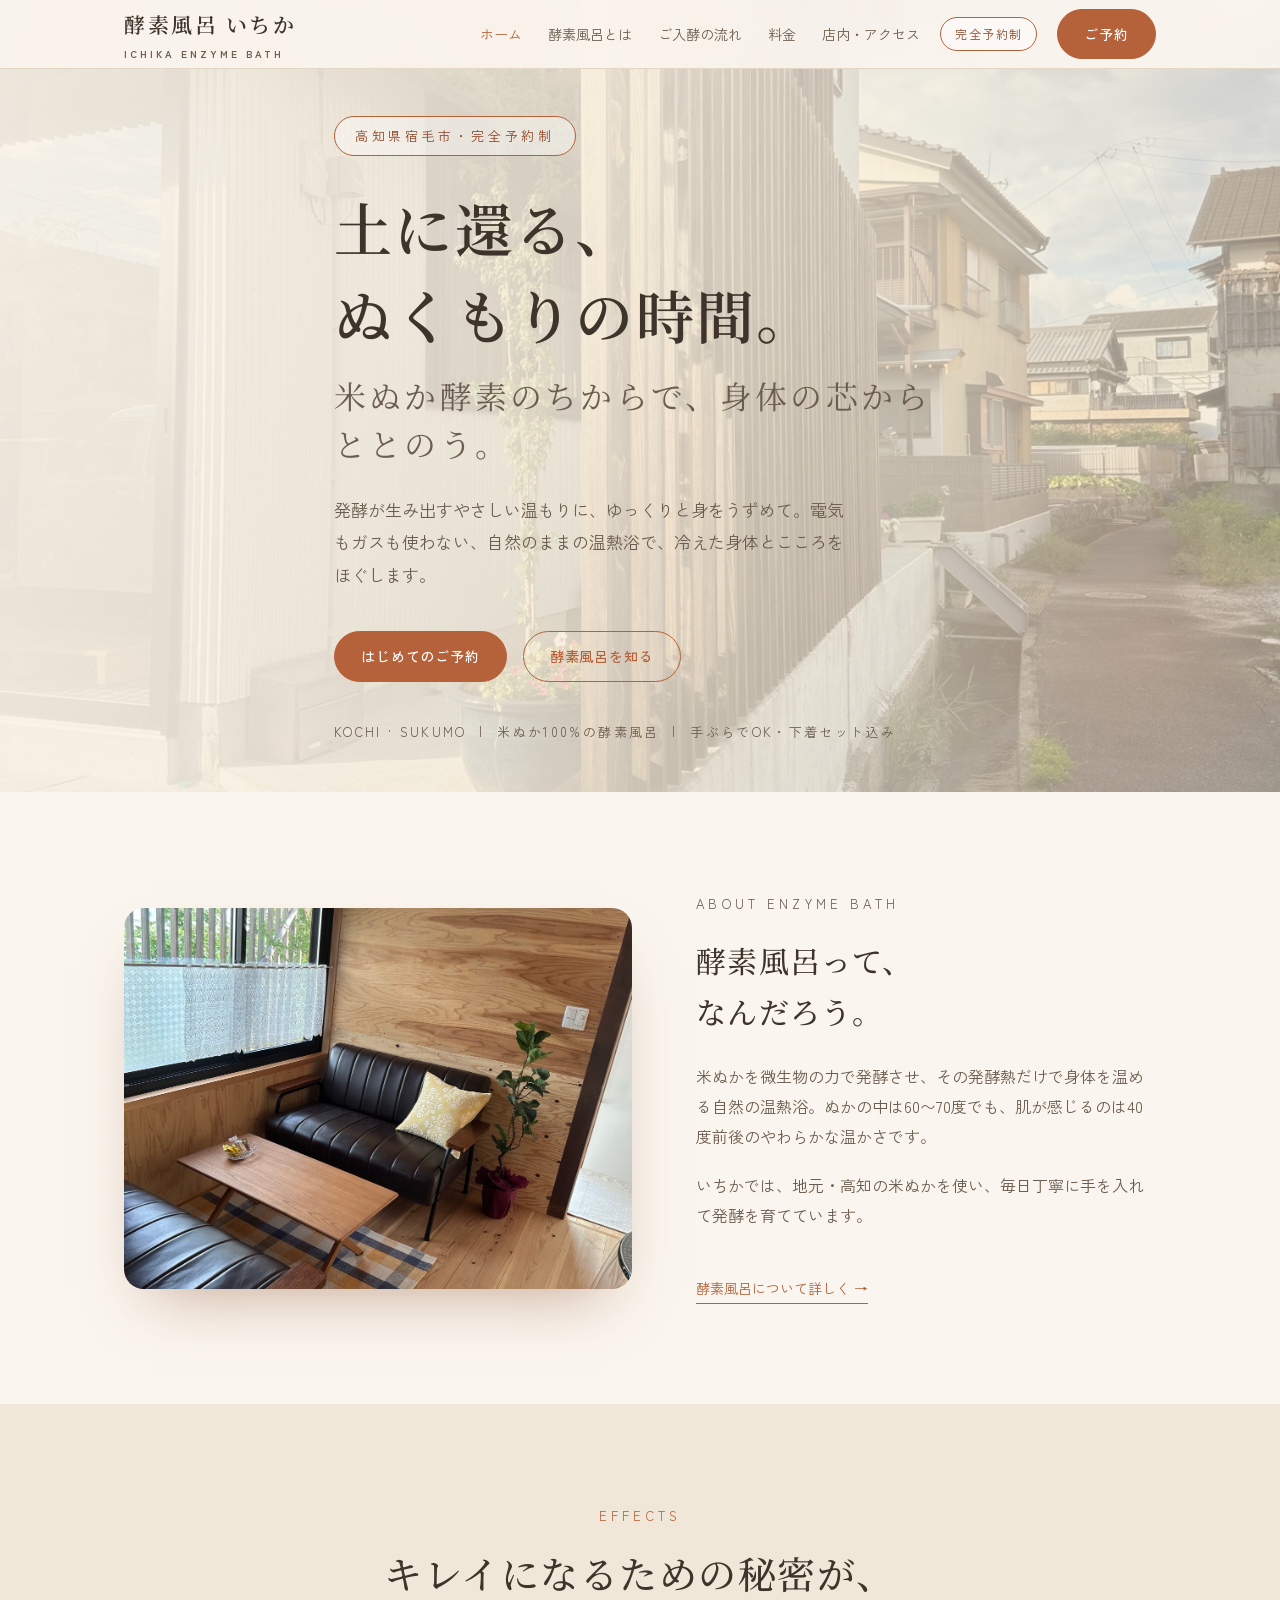
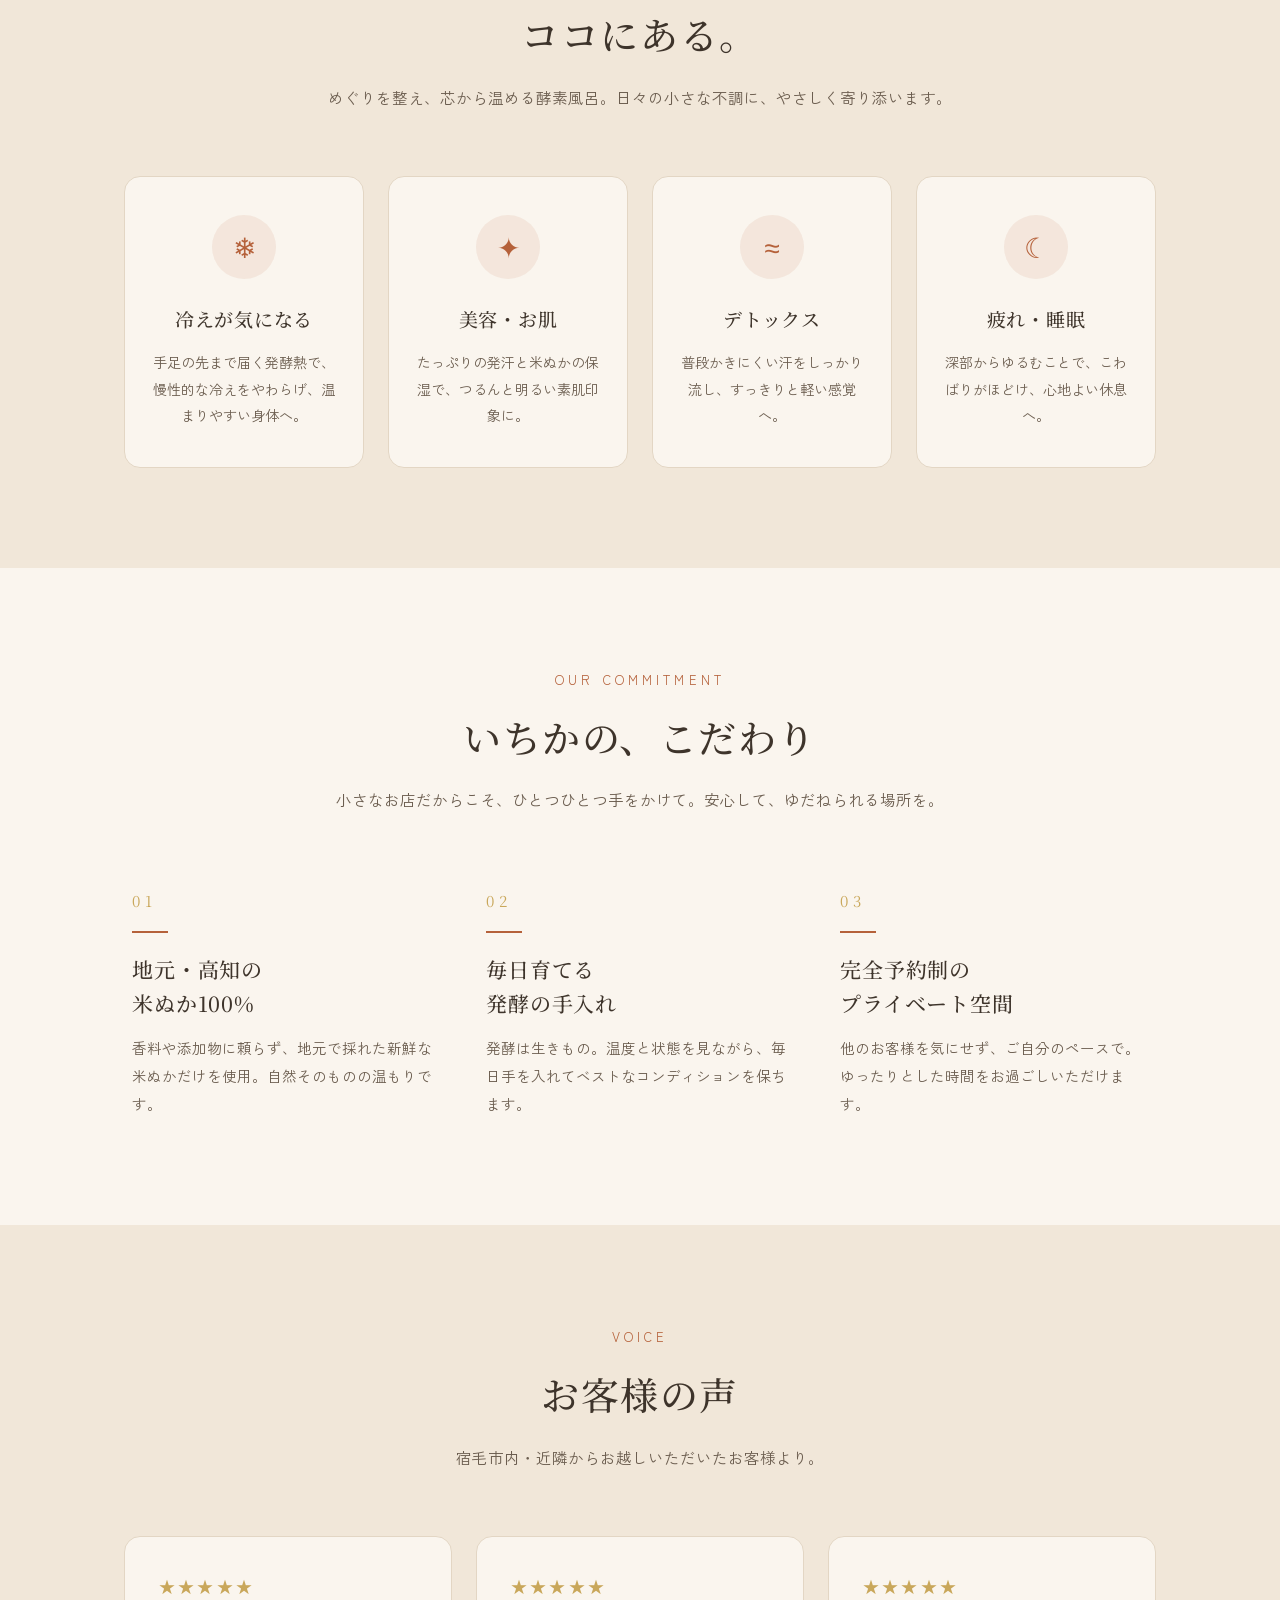
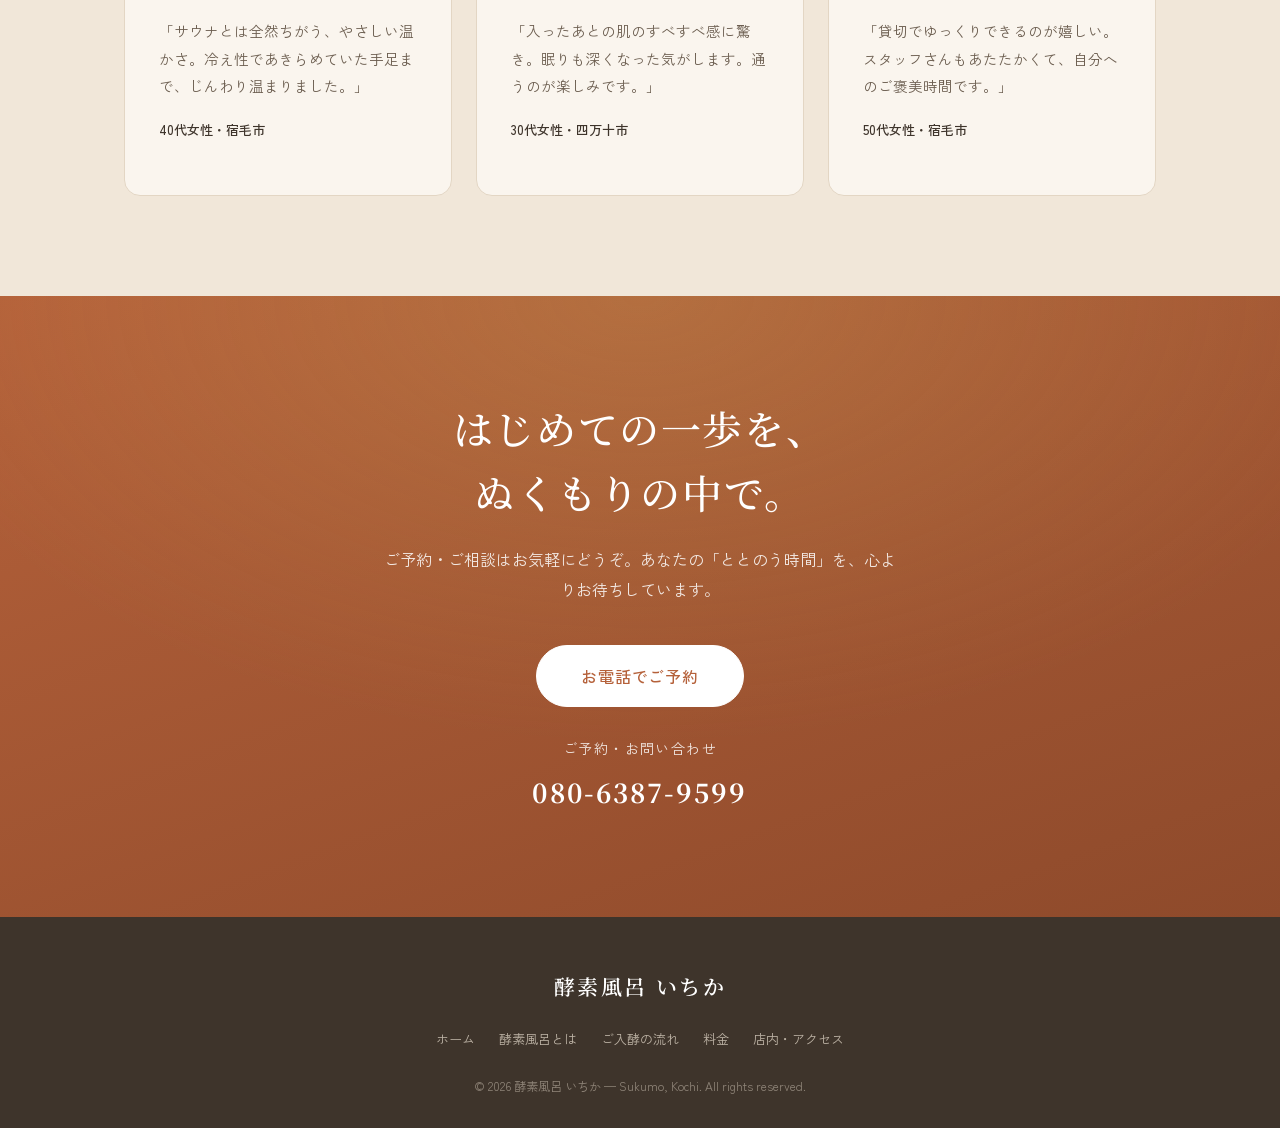
<file: index.html>
<!DOCTYPE html>
<html lang="ja">
<head>
<meta charset="UTF-8" />
<meta name="viewport" content="width=device-width, initial-scale=1.0" />
<title>酵素風呂 いちか｜高知県宿毛市の米ぬか酵素風呂</title>
<meta name="description" content="高知県宿毛市の米ぬか酵素風呂「いちか」。身体の芯から温まり、ととのう。冷え・美容・デトックスに。完全予約制。" />

<meta property="og:type" content="website" />
<meta property="og:title" content="酵素風呂 いちか｜高知県宿毛市の米ぬか酵素風呂" />
<meta property="og:description" content="身体の芯から温まり、ととのう。冷え・美容・デトックスに、米ぬか100%の酵素風呂。完全予約制。" />
<meta property="og:url" content="https://youguicunxia1-hash.github.io/ichika/" />
<meta property="og:image" content="https://youguicunxia1-hash.github.io/ichika/ogp.jpg" />
<meta property="og:site_name" content="酵素風呂 いちか" />
<meta name="twitter:card" content="summary_large_image" />
<meta name="twitter:title" content="酵素風呂 いちか｜高知県宿毛市の米ぬか酵素風呂" />
<meta name="twitter:description" content="身体の芯から温まり、ととのう。米ぬか100%の酵素風呂。" />
<meta name="twitter:image" content="https://youguicunxia1-hash.github.io/ichika/ogp.jpg" />

<link rel="preconnect" href="https://fonts.googleapis.com" />
<link rel="preconnect" href="https://fonts.gstatic.com" crossorigin />
<link href="https://fonts.googleapis.com/css2?family=Noto+Serif+JP:wght@400;500;600&family=Zen+Kaku+Gothic+New:wght@400;500;700&display=swap" rel="stylesheet" />
<link rel="stylesheet" href="style.css" />
</head>
<body>

<header>
  <div class="wrap nav">
    <a href="index.html" class="logo">酵素風呂 いちか<small>ICHIKA ENZYME BATH</small></a>
    <div class="nav-right">
      <nav class="nav-links">
        <a href="index.html" class="active">ホーム</a>
        <a href="about.html">酵素風呂とは</a>
        <a href="flow.html">ご入酵の流れ</a>
        <a href="price.html">料金</a>
        <a href="access.html">店内・アクセス</a>
      </nav>
      <span class="resv-badge">完全予約制</span>
      <a href="#contact" class="btn">ご予約</a>
      <button class="menu-btn" aria-label="メニューを開く" aria-expanded="false">☰</button>
    </div>
  </div>
</header>

<section class="hero">
  <div class="wrap hero-inner">
    <span class="eyebrow">高知県宿毛市・完全予約制</span>
    <h1>土に還る、<br>ぬくもりの時間。<span class="sm">米ぬか酵素のちからで、身体の芯からととのう。</span></h1>
    <p>発酵が生み出すやさしい温もりに、ゆっくりと身をうずめて。電気もガスも使わない、自然のままの温熱浴で、冷えた身体とこころをほぐします。</p>
    <div class="hero-cta">
      <a href="#contact" class="btn">はじめてのご予約</a>
      <a href="about.html" class="btn btn-outline">酵素風呂を知る</a>
    </div>
    <div class="place">KOCHI · SUKUMO &nbsp;|&nbsp; 米ぬか100%の酵素風呂 &nbsp;|&nbsp; 手ぶらでOK・下着セット込み</div>
  </div>
</section>

<section class="block about">
  <div class="wrap">
    <div class="about-grid">
      <div class="about-visual"><img src="images/lounge1.jpg" alt="酵素風呂いちかの店内 木の温もりある待合スペース" loading="lazy"></div>
      <div>
        <p class="label" style="text-align:left">ABOUT ENZYME BATH</p>
        <h2>酵素風呂って、<br>なんだろう。</h2>
        <p>米ぬかを微生物の力で発酵させ、その発酵熱だけで身体を温める自然の温熱浴。ぬかの中は60〜70度でも、肌が感じるのは40度前後のやわらかな温かさです。</p>
        <p>いちかでは、地元・高知の米ぬかを使い、毎日丁寧に手を入れて発酵を育てています。</p>
        <a href="about.html" class="more-link">酵素風呂について詳しく →</a>
      </div>
    </div>
  </div>
</section>

<section class="block effects">
  <div class="wrap">
    <p class="label">EFFECTS</p>
    <h2 class="head">キレイになるための秘密が、<br>ココにある。</h2>
    <p class="lead">めぐりを整え、芯から温める酵素風呂。日々の小さな不調に、やさしく寄り添います。</p>
    <div class="eff-grid">
      <div class="eff-card"><div class="eff-ic">❄</div><h3>冷えが気になる</h3><p>手足の先まで届く発酵熱で、慢性的な冷えをやわらげ、温まりやすい身体へ。</p></div>
      <div class="eff-card"><div class="eff-ic">✦</div><h3>美容・お肌</h3><p>たっぷりの発汗と米ぬかの保湿で、つるんと明るい素肌印象に。</p></div>
      <div class="eff-card"><div class="eff-ic">≈</div><h3>デトックス</h3><p>普段かきにくい汗をしっかり流し、すっきりと軽い感覚へ。</p></div>
      <div class="eff-card"><div class="eff-ic">☾</div><h3>疲れ・睡眠</h3><p>深部からゆるむことで、こわばりがほどけ、心地よい休息へ。</p></div>
    </div>
  </div>
</section>

<section class="block">
  <div class="wrap">
    <p class="label">OUR COMMITMENT</p>
    <h2 class="head">いちかの、こだわり</h2>
    <p class="lead">小さなお店だからこそ、ひとつひとつ手をかけて。安心して、ゆだねられる場所を。</p>
    <div class="commit-grid">
      <div class="commit"><p class="num">01</p><div class="commit-line"></div><h3>地元・高知の<br>米ぬか100%</h3><p>香料や添加物に頼らず、地元で採れた新鮮な米ぬかだけを使用。自然そのものの温もりです。</p></div>
      <div class="commit"><p class="num">02</p><div class="commit-line"></div><h3>毎日育てる<br>発酵の手入れ</h3><p>発酵は生きもの。温度と状態を見ながら、毎日手を入れてベストなコンディションを保ちます。</p></div>
      <div class="commit"><p class="num">03</p><div class="commit-line"></div><h3>完全予約制の<br>プライベート空間</h3><p>他のお客様を気にせず、ご自分のペースで。ゆったりとした時間をお過ごしいただけます。</p></div>
    </div>
  </div>
</section>

<section class="block voice">
  <div class="wrap">
    <p class="label">VOICE</p>
    <h2 class="head">お客様の声</h2>
    <p class="lead">宿毛市内・近隣からお越しいただいたお客様より。</p>
    <div class="v-grid">
      <div class="v-card"><div class="stars">★★★★★</div><p>「サウナとは全然ちがう、やさしい温かさ。冷え性であきらめていた手足まで、じんわり温まりました。」</p><p class="who">40代女性・宿毛市</p></div>
      <div class="v-card"><div class="stars">★★★★★</div><p>「入ったあとの肌のすべすべ感に驚き。眠りも深くなった気がします。通うのが楽しみです。」</p><p class="who">30代女性・四万十市</p></div>
      <div class="v-card"><div class="stars">★★★★★</div><p>「貸切でゆっくりできるのが嬉しい。スタッフさんもあたたかくて、自分へのご褒美時間です。」</p><p class="who">50代女性・宿毛市</p></div>
    </div>
  </div>
</section>

<section class="block cta" id="contact">
  <div class="wrap">
    <h2>はじめての一歩を、<br>ぬくもりの中で。</h2>
    <p>ご予約・ご相談はお気軽にどうぞ。あなたの「ととのう時間」を、心よりお待ちしています。</p>
    <a href="tel:08063879599" class="btn">お電話でご予約</a>
    <div class="tel">ご予約・お問い合わせ<strong><a href="tel:08063879599" style="color:#fff">080-6387-9599</a></strong></div>
  </div>
</section>

<footer>
  <div class="wrap">
    <div class="logo">酵素風呂 いちか</div>
    <div class="fnav">
      <a href="index.html">ホーム</a>
      <a href="about.html">酵素風呂とは</a>
      <a href="flow.html">ご入酵の流れ</a>
      <a href="price.html">料金</a>
      <a href="access.html">店内・アクセス</a>
    </div>
    <p class="copy">© 2026 酵素風呂 いちか — Sukumo, Kochi. All rights reserved.</p>
  </div>
</footer>

<script src="script.js"></script>

</body>
</html>
</file>
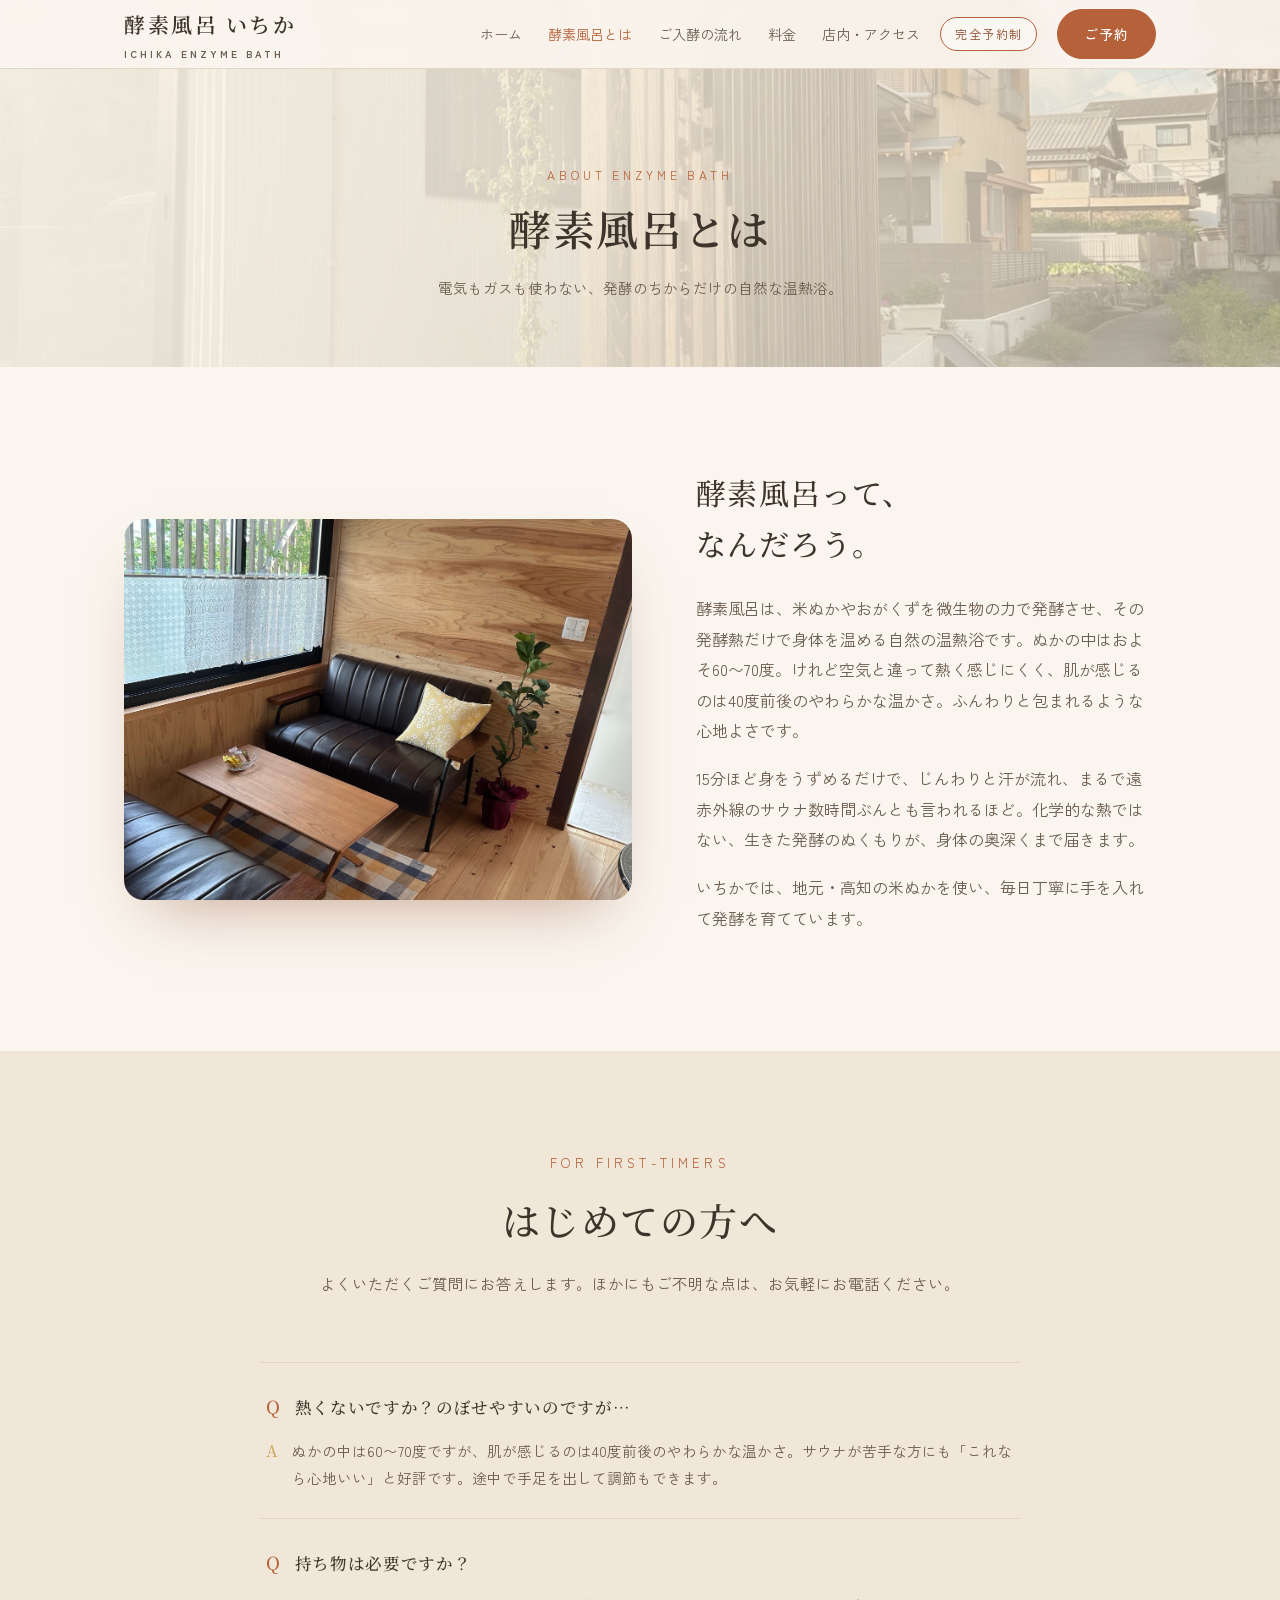
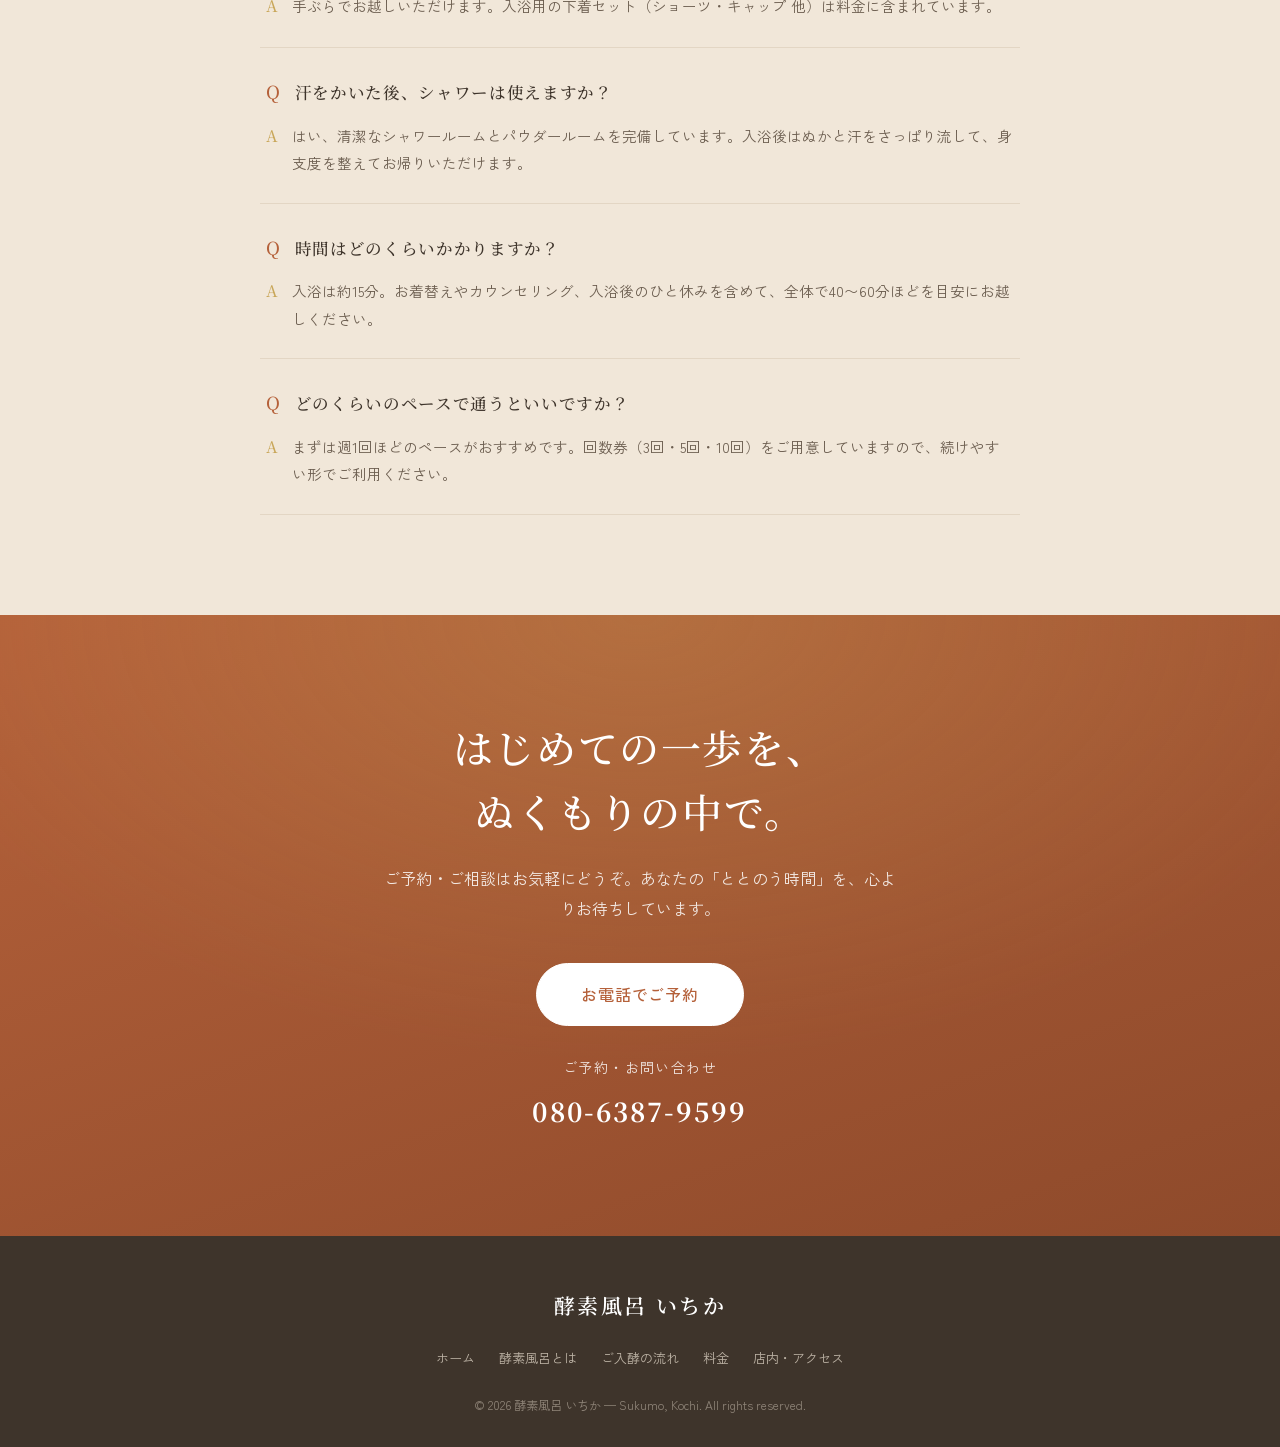
<file: about.html>
<!DOCTYPE html>
<html lang="ja">
<head>
<meta charset="UTF-8" />
<meta name="viewport" content="width=device-width, initial-scale=1.0" />
<title>酵素風呂とは｜酵素風呂 いちか（高知県宿毛市）</title>
<meta name="description" content="酵素風呂の仕組み・効果・ご利用の流れ・よくあるご質問。米ぬかの発酵熱だけで身体を芯から温める、自然の温熱浴です。" />
<link rel="preconnect" href="https://fonts.googleapis.com" />
<link rel="preconnect" href="https://fonts.gstatic.com" crossorigin />
<link href="https://fonts.googleapis.com/css2?family=Noto+Serif+JP:wght@400;500;600&family=Zen+Kaku+Gothic+New:wght@400;500;700&display=swap" rel="stylesheet" />
<link rel="stylesheet" href="style.css" />
</head>
<body>

<header>
  <div class="wrap nav">
    <a href="index.html" class="logo">酵素風呂 いちか<small>ICHIKA ENZYME BATH</small></a>
    <div class="nav-right">
      <nav class="nav-links">
        <a href="index.html">ホーム</a>
        <a href="about.html" class="active">酵素風呂とは</a>
        <a href="flow.html">ご入酵の流れ</a>
        <a href="price.html">料金</a>
        <a href="access.html">店内・アクセス</a>
      </nav>
      <span class="resv-badge">完全予約制</span>
      <a href="#contact" class="btn">ご予約</a>
      <button class="menu-btn" aria-label="メニューを開く" aria-expanded="false">☰</button>
    </div>
  </div>
</header>

<div class="page-head">
  <p class="en">ABOUT ENZYME BATH</p>
  <h1>酵素風呂とは</h1>
  <p>電気もガスも使わない、発酵のちからだけの自然な温熱浴。</p>
</div>

<section class="block about">
  <div class="wrap">
    <div class="about-grid">
      <div class="about-visual"><img src="images/lounge1.jpg" alt="酵素風呂いちかの店内 木の温もりある待合スペース" loading="lazy"></div>
      <div>
        <h2>酵素風呂って、<br>なんだろう。</h2>
        <p>酵素風呂は、米ぬかやおがくずを微生物の力で発酵させ、その発酵熱だけで身体を温める自然の温熱浴です。ぬかの中はおよそ60〜70度。けれど空気と違って熱く感じにくく、肌が感じるのは40度前後のやわらかな温かさ。ふんわりと包まれるような心地よさです。</p>
        <p>15分ほど身をうずめるだけで、じんわりと汗が流れ、まるで遠赤外線のサウナ数時間ぶんとも言われるほど。化学的な熱ではない、生きた発酵のぬくもりが、身体の奥深くまで届きます。</p>
        <p>いちかでは、地元・高知の米ぬかを使い、毎日丁寧に手を入れて発酵を育てています。</p>
      </div>
    </div>
  </div>
</section>

<section class="block effects" id="faq">
  <div class="wrap">
    <p class="label">FOR FIRST-TIMERS</p>
    <h2 class="head">はじめての方へ</h2>
    <p class="lead">よくいただくご質問にお答えします。ほかにもご不明な点は、お気軽にお電話ください。</p>
    <div class="faq-list">
      <div class="faq">
        <p class="q">熱くないですか？のぼせやすいのですが…</p>
        <p class="a">ぬかの中は60〜70度ですが、肌が感じるのは40度前後のやわらかな温かさ。サウナが苦手な方にも「これなら心地いい」と好評です。途中で手足を出して調節もできます。</p>
      </div>
      <div class="faq">
        <p class="q">持ち物は必要ですか？</p>
        <p class="a">手ぶらでお越しいただけます。入浴用の下着セット（ショーツ・キャップ 他）は料金に含まれています。</p>
      </div>
      <div class="faq">
        <p class="q">汗をかいた後、シャワーは使えますか？</p>
        <p class="a">はい、清潔なシャワールームとパウダールームを完備しています。入浴後はぬかと汗をさっぱり流して、身支度を整えてお帰りいただけます。</p>
      </div>
      <div class="faq">
        <p class="q">時間はどのくらいかかりますか？</p>
        <p class="a">入浴は約15分。お着替えやカウンセリング、入浴後のひと休みを含めて、全体で40〜60分ほどを目安にお越しください。</p>
      </div>
      <div class="faq">
        <p class="q">どのくらいのペースで通うといいですか？</p>
        <p class="a">まずは週1回ほどのペースがおすすめです。回数券（3回・5回・10回）をご用意していますので、続けやすい形でご利用ください。</p>
      </div>
    </div>
  </div>
</section>

<section class="block cta" id="contact">
  <div class="wrap">
    <h2>はじめての一歩を、<br>ぬくもりの中で。</h2>
    <p>ご予約・ご相談はお気軽にどうぞ。あなたの「ととのう時間」を、心よりお待ちしています。</p>
    <a href="tel:08063879599" class="btn">お電話でご予約</a>
    <div class="tel">ご予約・お問い合わせ<strong><a href="tel:08063879599" style="color:#fff">080-6387-9599</a></strong></div>
  </div>
</section>

<footer>
  <div class="wrap">
    <div class="logo">酵素風呂 いちか</div>
    <div class="fnav">
      <a href="index.html">ホーム</a>
      <a href="about.html">酵素風呂とは</a>
      <a href="flow.html">ご入酵の流れ</a>
      <a href="price.html">料金</a>
      <a href="access.html">店内・アクセス</a>
    </div>
    <p class="copy">© 2026 酵素風呂 いちか — Sukumo, Kochi. All rights reserved.</p>
  </div>
</footer>

<script src="script.js"></script>

</body>
</html>
</file>
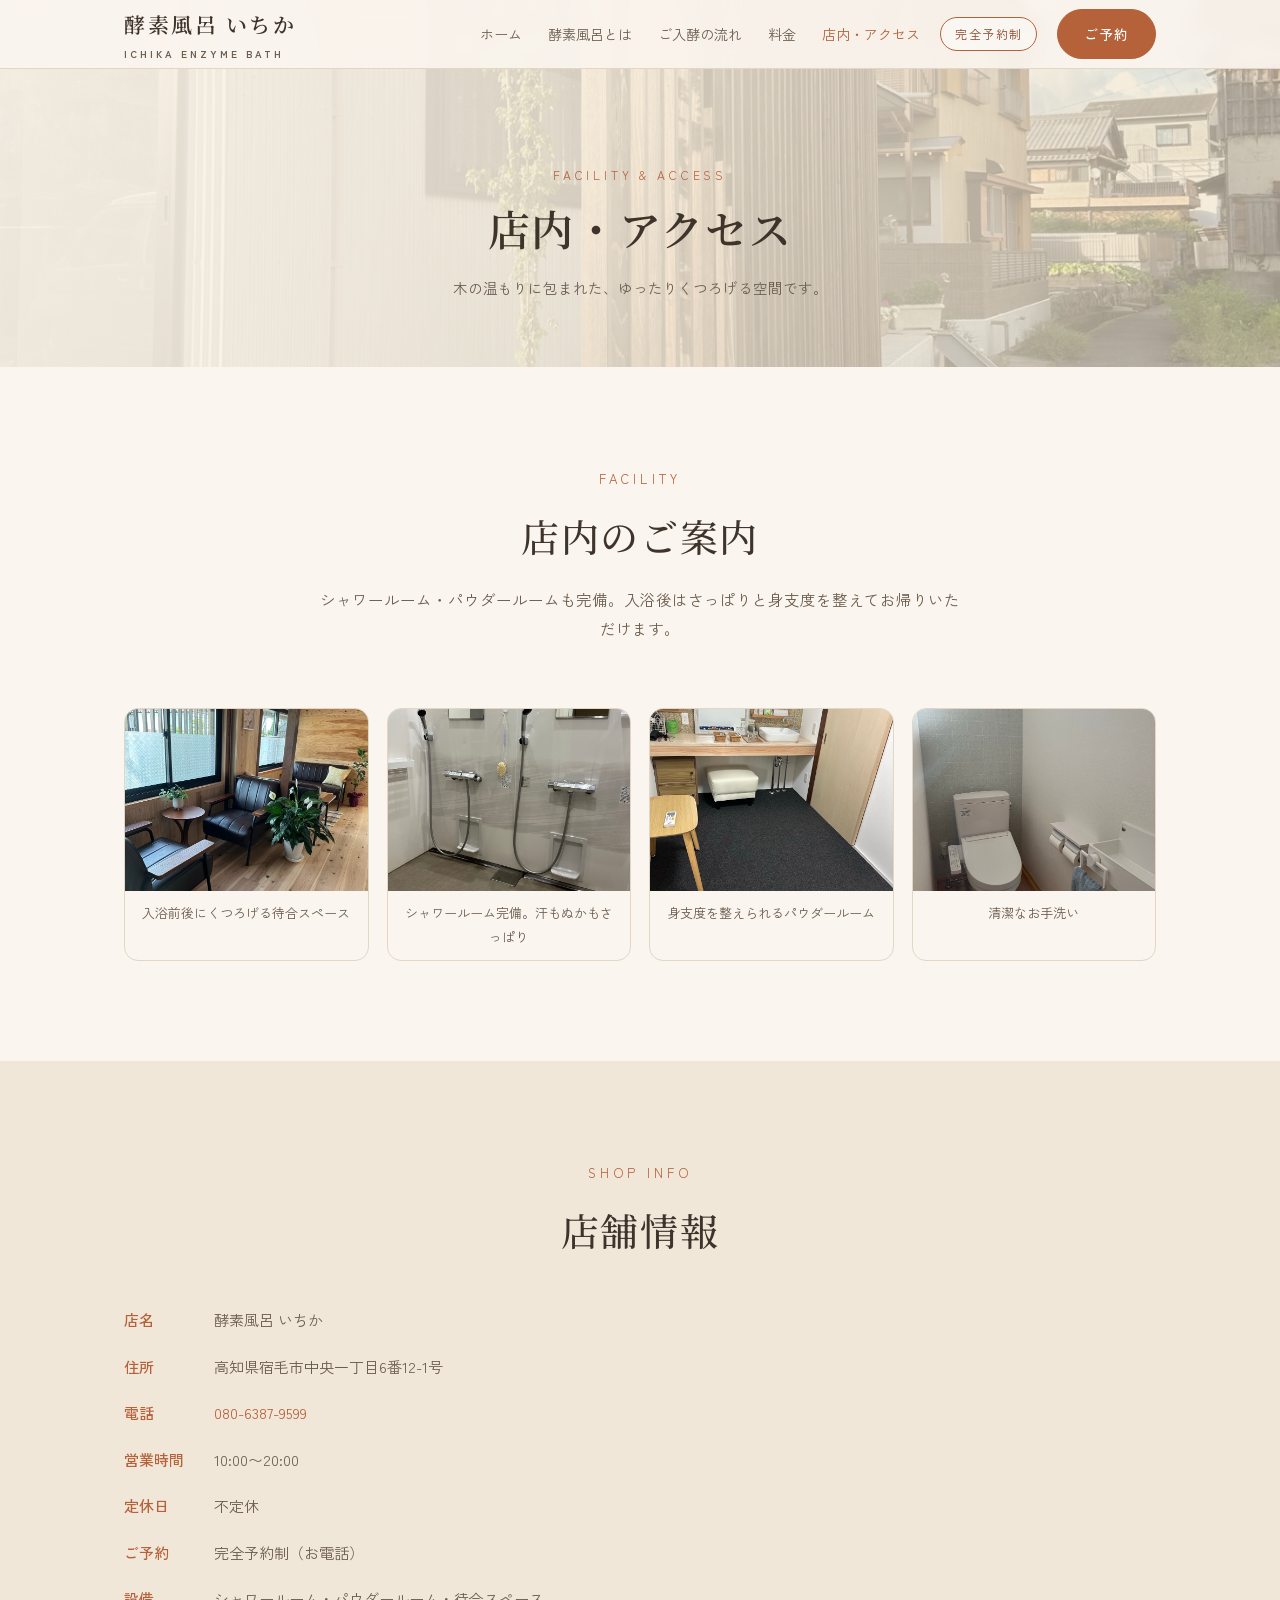
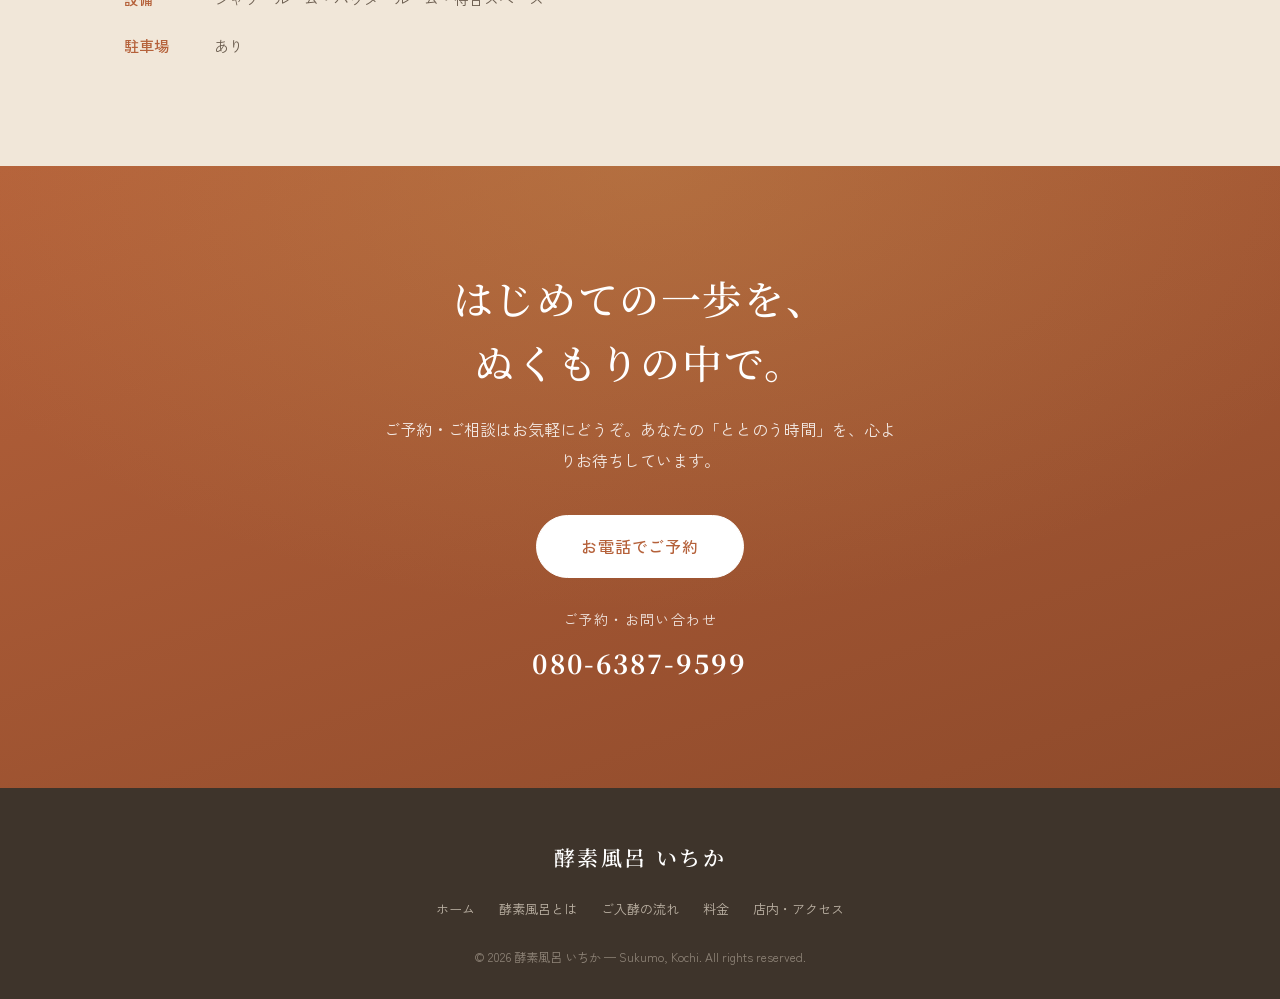
<file: access.html>
<!DOCTYPE html>
<html lang="ja">
<head>
<meta charset="UTF-8" />
<meta name="viewport" content="width=device-width, initial-scale=1.0" />
<title>店内・アクセス｜酵素風呂 いちか（高知県宿毛市）</title>
<meta name="description" content="酵素風呂いちかの店内のご案内とアクセス。シャワールーム・パウダールーム完備。高知県宿毛市中央一丁目6番12-1号、駐車場あり。" />
<link rel="preconnect" href="https://fonts.googleapis.com" />
<link rel="preconnect" href="https://fonts.gstatic.com" crossorigin />
<link href="https://fonts.googleapis.com/css2?family=Noto+Serif+JP:wght@400;500;600&family=Zen+Kaku+Gothic+New:wght@400;500;700&display=swap" rel="stylesheet" />
<link rel="stylesheet" href="style.css" />
</head>
<body>

<header>
  <div class="wrap nav">
    <a href="index.html" class="logo">酵素風呂 いちか<small>ICHIKA ENZYME BATH</small></a>
    <div class="nav-right">
      <nav class="nav-links">
        <a href="index.html">ホーム</a>
        <a href="about.html">酵素風呂とは</a>
        <a href="flow.html">ご入酵の流れ</a>
        <a href="price.html">料金</a>
        <a href="access.html" class="active">店内・アクセス</a>
      </nav>
      <span class="resv-badge">完全予約制</span>
      <a href="#contact" class="btn">ご予約</a>
      <button class="menu-btn" aria-label="メニューを開く" aria-expanded="false">☰</button>
    </div>
  </div>
</header>

<div class="page-head">
  <p class="en">FACILITY &amp; ACCESS</p>
  <h1>店内・アクセス</h1>
  <p>木の温もりに包まれた、ゆったりくつろげる空間です。</p>
</div>

<section class="block">
  <div class="wrap">
    <p class="label">FACILITY</p>
    <h2 class="head">店内のご案内</h2>
    <p class="lead">シャワールーム・パウダールームも完備。入浴後はさっぱりと身支度を整えてお帰りいただけます。</p>
    <div class="gal-grid">
      <div class="gal"><img src="images/lounge3.jpg" alt="待合スペースのソファと観葉植物" loading="lazy"><p>入浴前後にくつろげる待合スペース</p></div>
      <div class="gal"><img src="images/shower.jpg" alt="清潔なシャワールーム" loading="lazy"><p>シャワールーム完備。汗もぬかもさっぱり</p></div>
      <div class="gal"><img src="images/powder.jpg" alt="パウダールーム" loading="lazy"><p>身支度を整えられるパウダールーム</p></div>
      <div class="gal"><img src="images/toilet.jpg" alt="清潔なお手洗い" loading="lazy"><p>清潔なお手洗い</p></div>
    </div>
  </div>
</section>

<section class="block effects" id="info">
  <div class="wrap">
    <p class="label">SHOP INFO</p>
    <h2 class="head">店舗情報</h2>
    <div class="info-grid" style="margin-top:40px">
      <div class="info">
        <dl>
          <dt>店名</dt><dd>酵素風呂 いちか</dd>
          <dt>住所</dt><dd>高知県宿毛市中央一丁目6番12-1号</dd>
          <dt>電話</dt><dd><a href="tel:08063879599" style="color:var(--clay)">080-6387-9599</a></dd>
          <dt>営業時間</dt><dd>10:00〜20:00</dd>
          <dt>定休日</dt><dd>不定休</dd>
          <dt>ご予約</dt><dd>完全予約制（お電話）</dd>
          <dt>設備</dt><dd>シャワールーム・パウダールーム・待合スペース</dd>
          <dt>駐車場</dt><dd>あり</dd>
        </dl>
      </div>
      <iframe class="map" src="https://maps.google.com/maps?q=32.937031,132.72403&z=17&output=embed" loading="lazy" referrerpolicy="no-referrer-when-downgrade" title="酵素風呂 いちか 地図"></iframe>
    </div>
  </div>
</section>

<section class="block cta" id="contact">
  <div class="wrap">
    <h2>はじめての一歩を、<br>ぬくもりの中で。</h2>
    <p>ご予約・ご相談はお気軽にどうぞ。あなたの「ととのう時間」を、心よりお待ちしています。</p>
    <a href="tel:08063879599" class="btn">お電話でご予約</a>
    <div class="tel">ご予約・お問い合わせ<strong><a href="tel:08063879599" style="color:#fff">080-6387-9599</a></strong></div>
  </div>
</section>

<footer>
  <div class="wrap">
    <div class="logo">酵素風呂 いちか</div>
    <div class="fnav">
      <a href="index.html">ホーム</a>
      <a href="about.html">酵素風呂とは</a>
      <a href="flow.html">ご入酵の流れ</a>
      <a href="price.html">料金</a>
      <a href="access.html">店内・アクセス</a>
    </div>
    <p class="copy">© 2026 酵素風呂 いちか — Sukumo, Kochi. All rights reserved.</p>
  </div>
</footer>

<script src="script.js"></script>

</body>
</html>
</file>
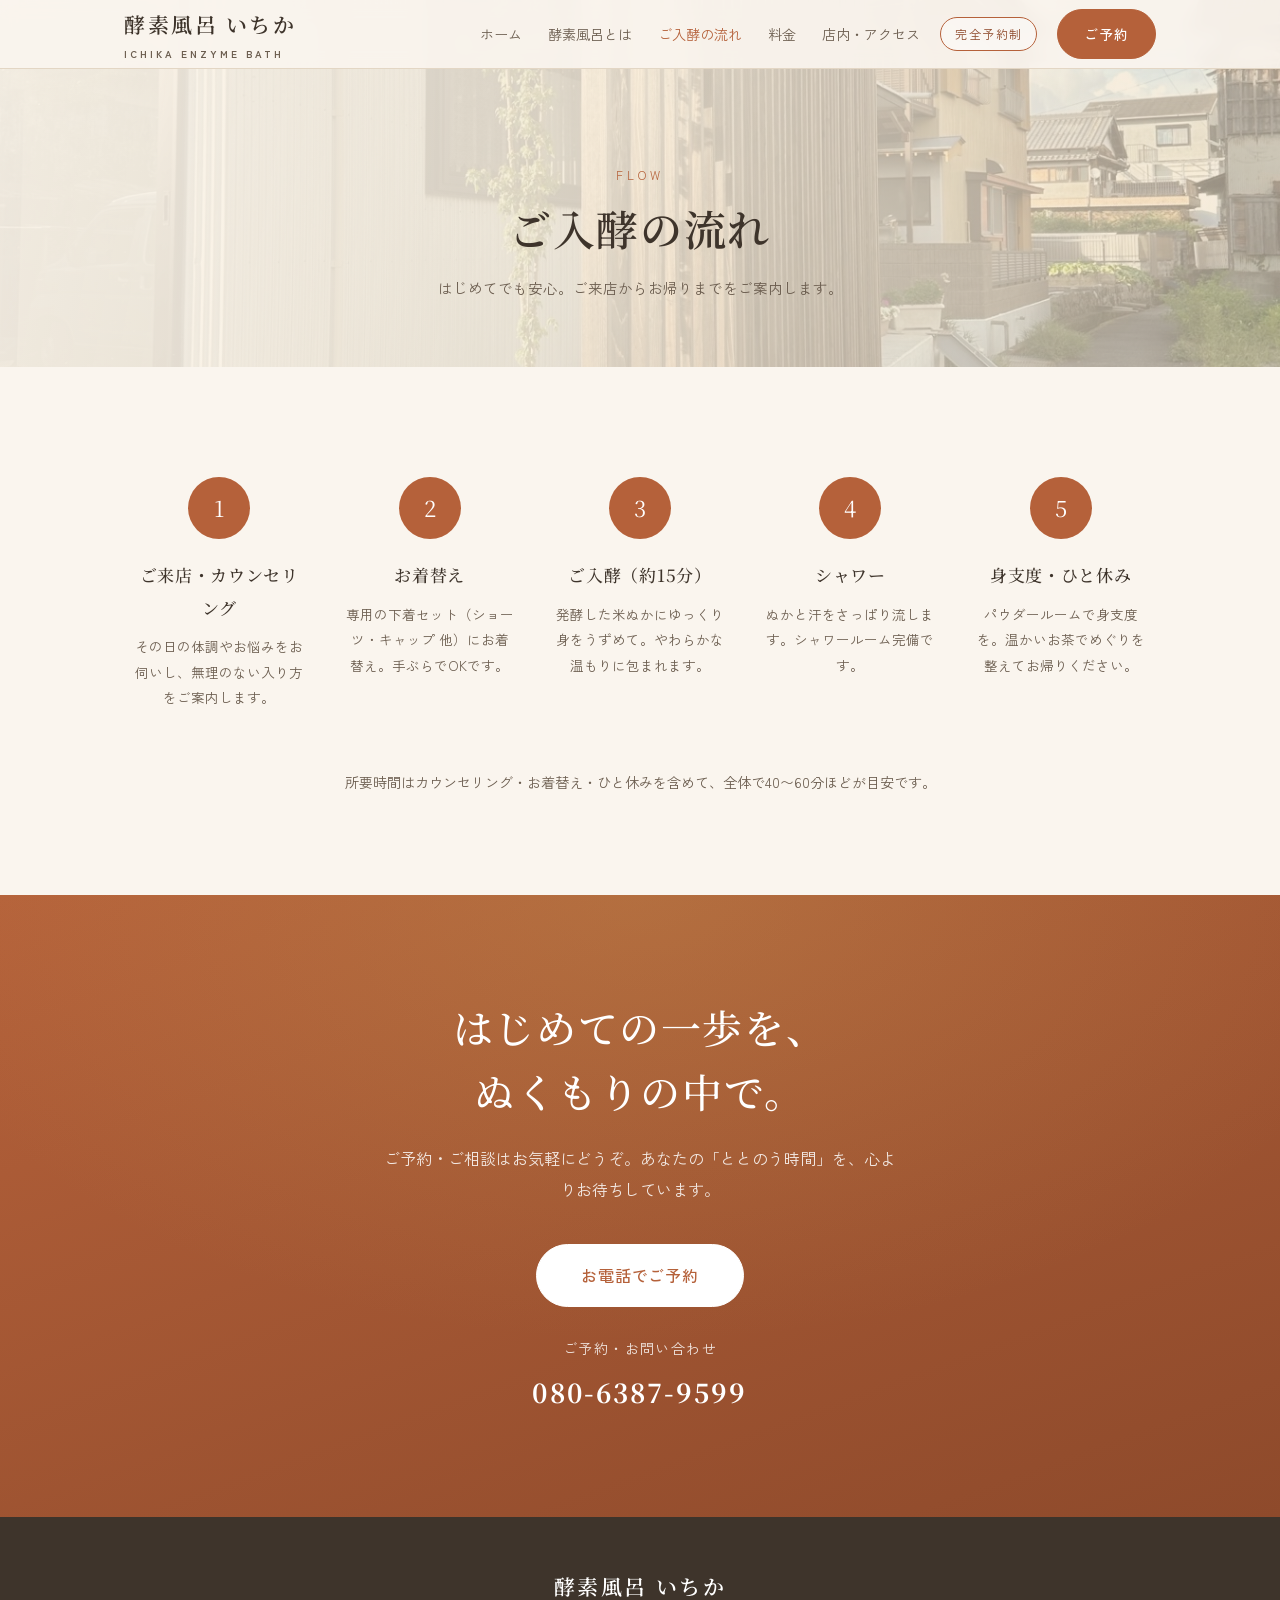
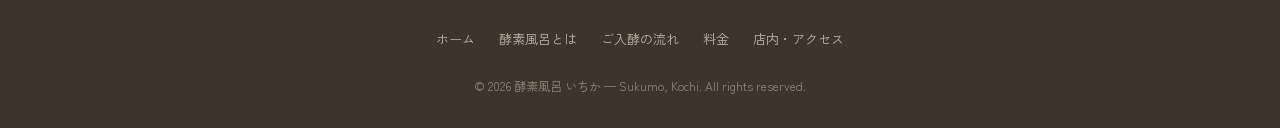
<file: flow.html>
<!DOCTYPE html>
<html lang="ja">
<head>
<meta charset="UTF-8" />
<meta name="viewport" content="width=device-width, initial-scale=1.0" />
<title>ご入酵の流れ｜酵素風呂 いちか（高知県宿毛市）</title>
<meta name="description" content="酵素風呂いちかのご入酵の流れ。ご来店・カウンセリングから約15分のご入酵、シャワー・パウダールームでの身支度まで。はじめてでも安心です。" />
<link rel="preconnect" href="https://fonts.googleapis.com" />
<link rel="preconnect" href="https://fonts.gstatic.com" crossorigin />
<link href="https://fonts.googleapis.com/css2?family=Noto+Serif+JP:wght@400;500;600&family=Zen+Kaku+Gothic+New:wght@400;500;700&display=swap" rel="stylesheet" />
<link rel="stylesheet" href="style.css" />
</head>
<body>

<header>
  <div class="wrap nav">
    <a href="index.html" class="logo">酵素風呂 いちか<small>ICHIKA ENZYME BATH</small></a>
    <div class="nav-right">
      <nav class="nav-links">
        <a href="index.html">ホーム</a>
        <a href="about.html">酵素風呂とは</a>
        <a href="flow.html" class="active">ご入酵の流れ</a>
        <a href="price.html">料金</a>
        <a href="access.html">店内・アクセス</a>
      </nav>
      <span class="resv-badge">完全予約制</span>
      <a href="#contact" class="btn">ご予約</a>
      <button class="menu-btn" aria-label="メニューを開く" aria-expanded="false">☰</button>
    </div>
  </div>
</header>

<div class="page-head">
  <p class="en">FLOW</p>
  <h1>ご入酵の流れ</h1>
  <p>はじめてでも安心。ご来店からお帰りまでをご案内します。</p>
</div>

<section class="block">
  <div class="wrap">
    <div class="flow-grid">
      <div class="step"><div class="circle">1</div><h3>ご来店・カウンセリング</h3><p>その日の体調やお悩みをお伺いし、無理のない入り方をご案内します。</p></div>
      <div class="step"><div class="circle">2</div><h3>お着替え</h3><p>専用の下着セット（ショーツ・キャップ 他）にお着替え。手ぶらでOKです。</p></div>
      <div class="step"><div class="circle">3</div><h3>ご入酵（約15分）</h3><p>発酵した米ぬかにゆっくり身をうずめて。やわらかな温もりに包まれます。</p></div>
      <div class="step"><div class="circle">4</div><h3>シャワー</h3><p>ぬかと汗をさっぱり流します。シャワールーム完備です。</p></div>
      <div class="step"><div class="circle">5</div><h3>身支度・ひと休み</h3><p>パウダールームで身支度を。温かいお茶でめぐりを整えてお帰りください。</p></div>
    </div>
    <p style="text-align:center;margin-top:48px;font-size:14px;color:var(--brown-soft)">所要時間はカウンセリング・お着替え・ひと休みを含めて、全体で40〜60分ほどが目安です。</p>
  </div>
</section>

<section class="block cta" id="contact">
  <div class="wrap">
    <h2>はじめての一歩を、<br>ぬくもりの中で。</h2>
    <p>ご予約・ご相談はお気軽にどうぞ。あなたの「ととのう時間」を、心よりお待ちしています。</p>
    <a href="tel:08063879599" class="btn">お電話でご予約</a>
    <div class="tel">ご予約・お問い合わせ<strong><a href="tel:08063879599" style="color:#fff">080-6387-9599</a></strong></div>
  </div>
</section>

<footer>
  <div class="wrap">
    <div class="logo">酵素風呂 いちか</div>
    <div class="fnav">
      <a href="index.html">ホーム</a>
      <a href="about.html">酵素風呂とは</a>
      <a href="flow.html">ご入酵の流れ</a>
      <a href="price.html">料金</a>
      <a href="access.html">店内・アクセス</a>
    </div>
    <p class="copy">© 2026 酵素風呂 いちか — Sukumo, Kochi. All rights reserved.</p>
  </div>
</footer>

<script src="script.js"></script>

</body>
</html>
</file>
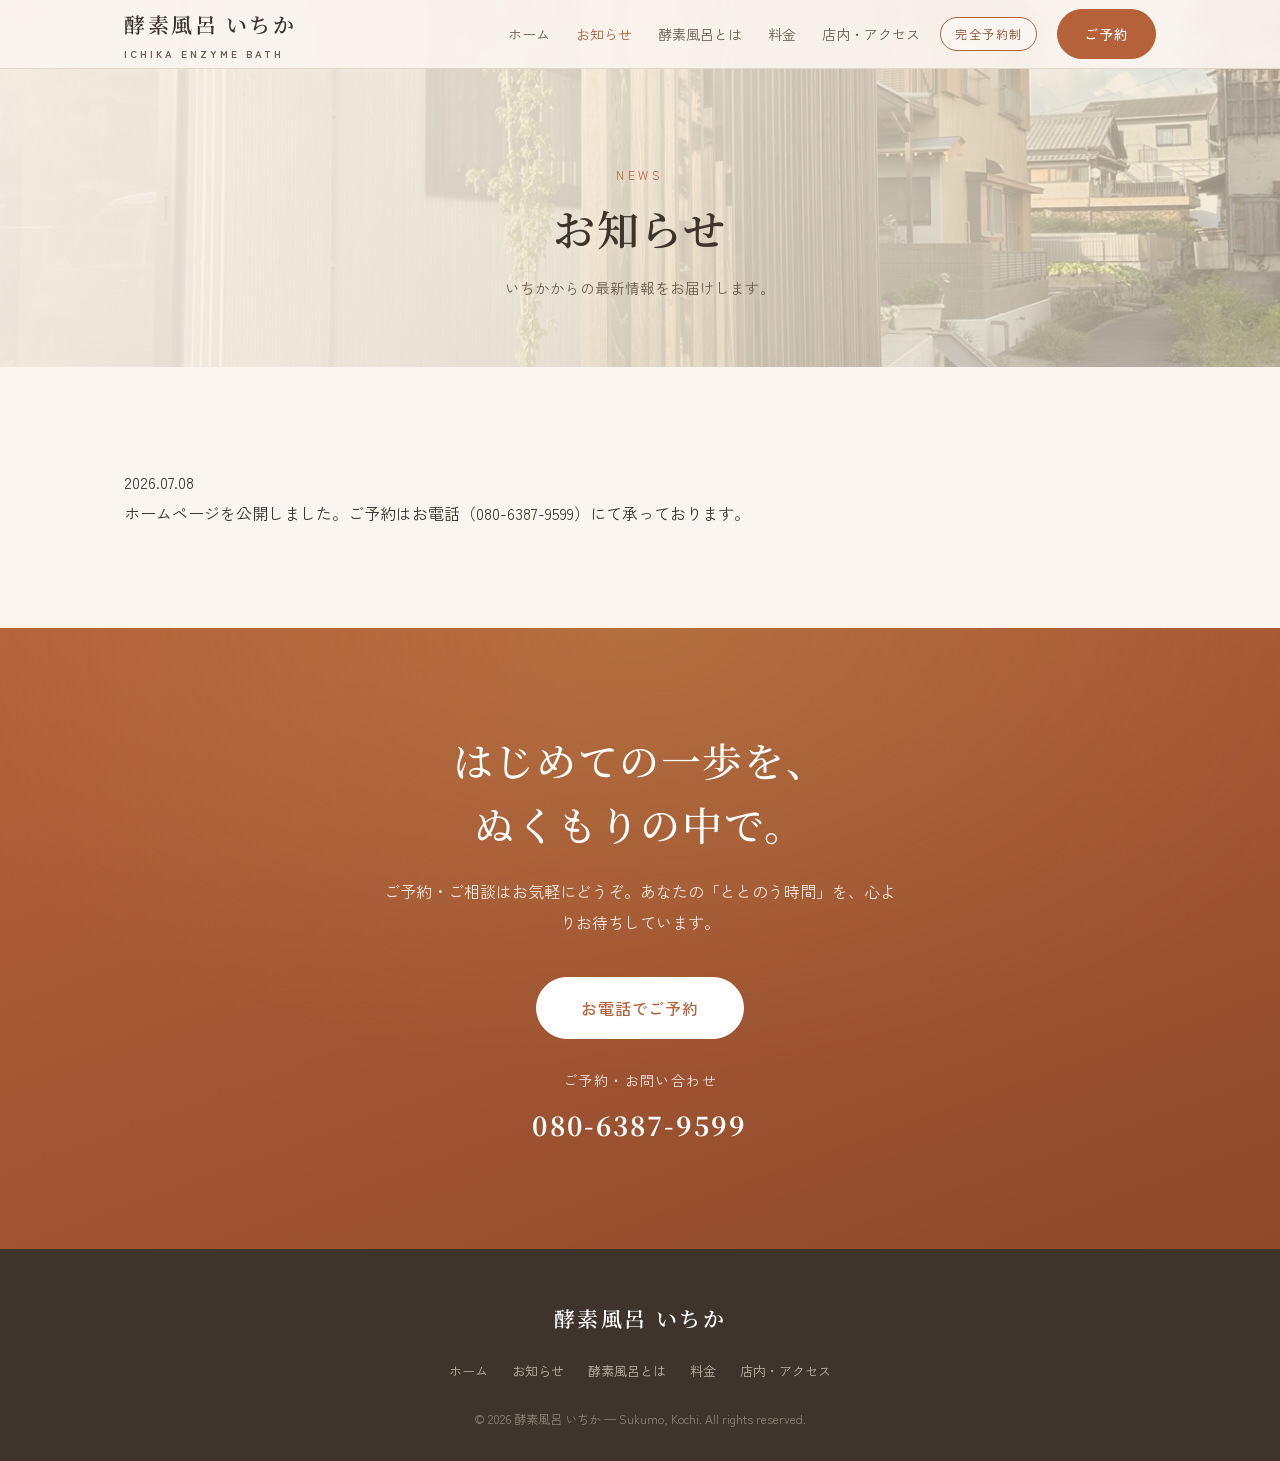
<file: news.html>
<!DOCTYPE html>
<html lang="ja">
<head>
<meta charset="UTF-8" />
<meta name="viewport" content="width=device-width, initial-scale=1.0" />
<title>お知らせ｜酵素風呂 いちか（高知県宿毛市）</title>
<meta name="description" content="酵素風呂いちかからのお知らせ。営業日・キャンペーンなどの最新情報をお届けします。" />
<link rel="preconnect" href="https://fonts.googleapis.com" />
<link rel="preconnect" href="https://fonts.gstatic.com" crossorigin />
<link href="https://fonts.googleapis.com/css2?family=Noto+Serif+JP:wght@400;500;600&family=Zen+Kaku+Gothic+New:wght@400;500;700&display=swap" rel="stylesheet" />
<link rel="stylesheet" href="style.css" />
</head>
<body>

<header>
  <div class="wrap nav">
    <a href="index.html" class="logo">酵素風呂 いちか<small>ICHIKA ENZYME BATH</small></a>
    <div class="nav-right">
      <nav class="nav-links">
        <a href="index.html">ホーム</a>
        <a href="news.html" class="active">お知らせ</a>
        <a href="about.html">酵素風呂とは</a>
        <a href="price.html">料金</a>
        <a href="access.html">店内・アクセス</a>
      </nav>
      <span class="resv-badge">完全予約制</span>
      <a href="#contact" class="btn">ご予約</a>
    </div>
  </div>
</header>

<div class="page-head">
  <p class="en">NEWS</p>
  <h1>お知らせ</h1>
  <p>いちかからの最新情報をお届けします。</p>
</div>

<section class="block">
  <div class="wrap">
    <div class="news-list">
      <div class="news-item">
        <time datetime="2026-07-08">2026.07.08</time>
        <p>ホームページを公開しました。ご予約はお電話（080-6387-9599）にて承っております。</p>
      </div>
    </div>
  </div>
</section>

<section class="block cta" id="contact">
  <div class="wrap">
    <h2>はじめての一歩を、<br>ぬくもりの中で。</h2>
    <p>ご予約・ご相談はお気軽にどうぞ。あなたの「ととのう時間」を、心よりお待ちしています。</p>
    <a href="tel:08063879599" class="btn">お電話でご予約</a>
    <div class="tel">ご予約・お問い合わせ<strong><a href="tel:08063879599" style="color:#fff">080-6387-9599</a></strong></div>
  </div>
</section>

<footer>
  <div class="wrap">
    <div class="logo">酵素風呂 いちか</div>
    <div class="fnav">
      <a href="index.html">ホーム</a>
      <a href="news.html">お知らせ</a>
      <a href="about.html">酵素風呂とは</a>
      <a href="price.html">料金</a>
      <a href="access.html">店内・アクセス</a>
    </div>
    <p class="copy">© 2026 酵素風呂 いちか — Sukumo, Kochi. All rights reserved.</p>
  </div>
</footer>

</body>
</html>
</file>
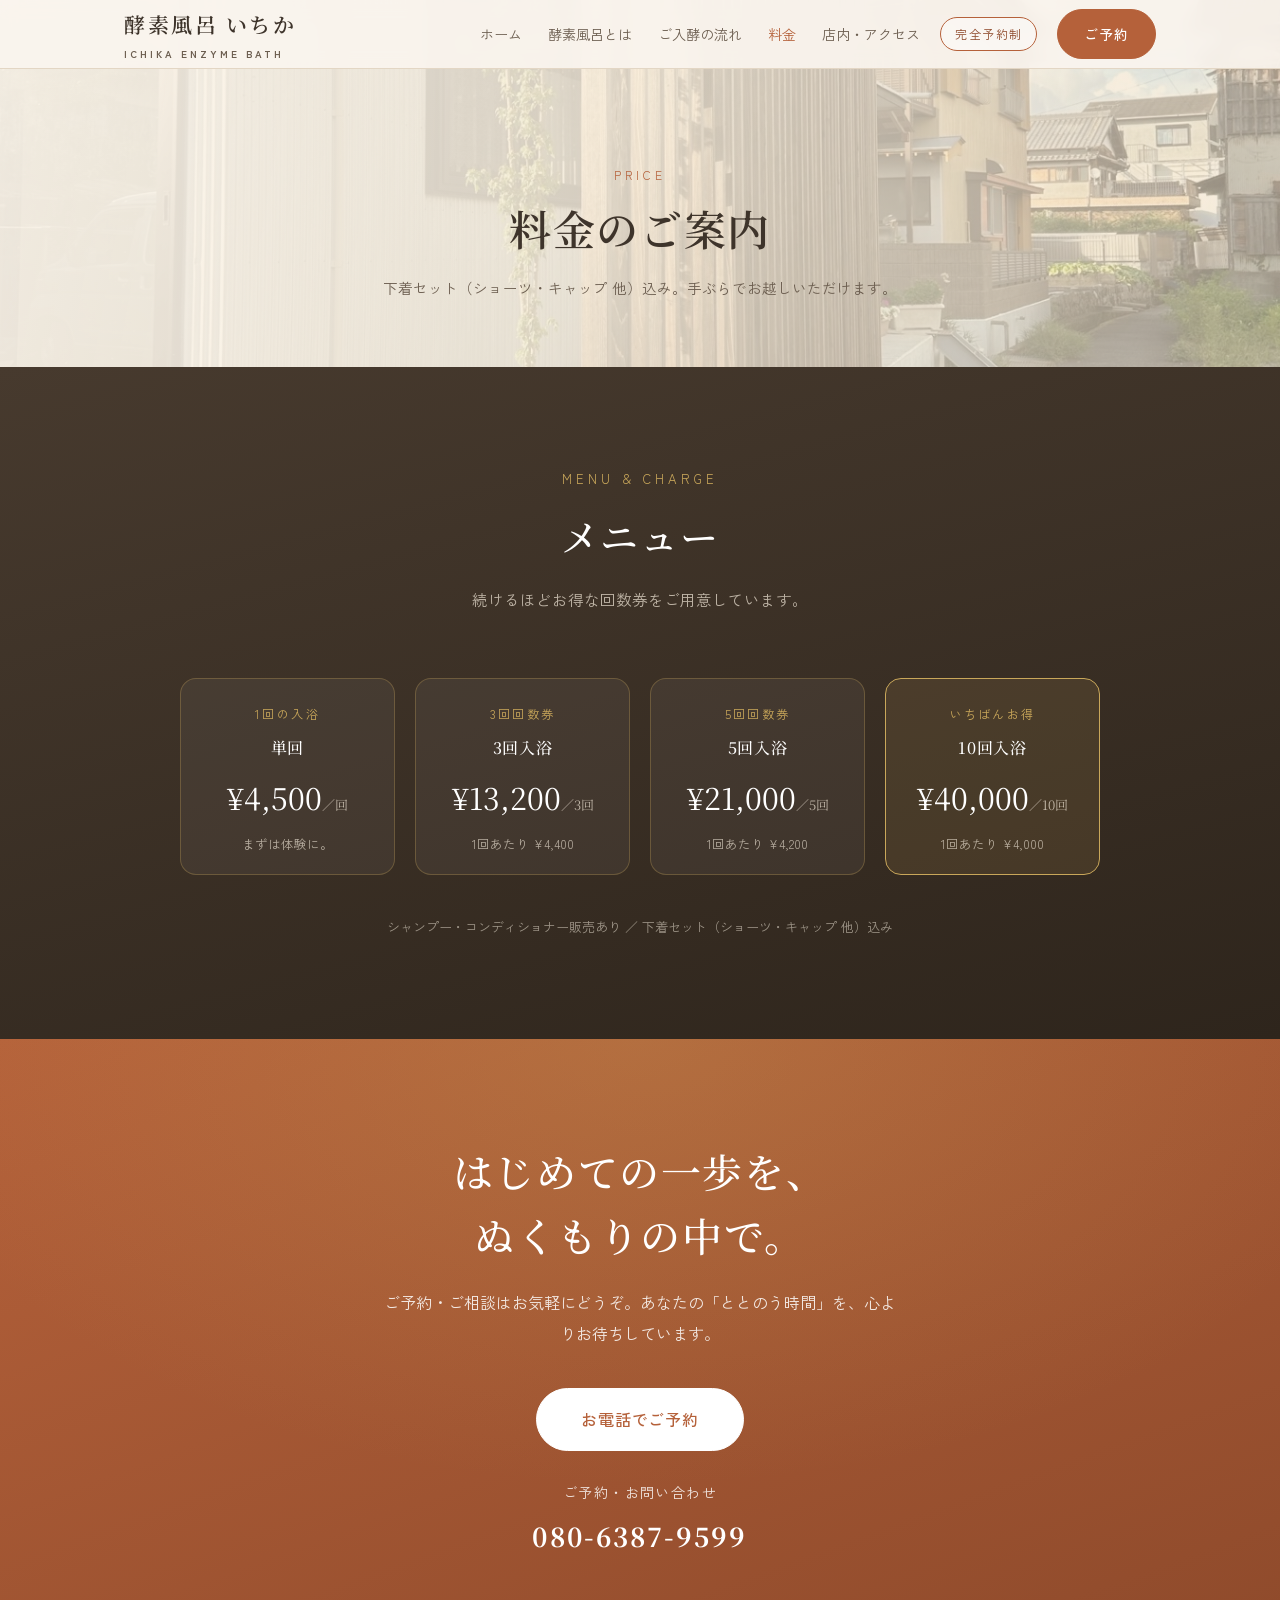
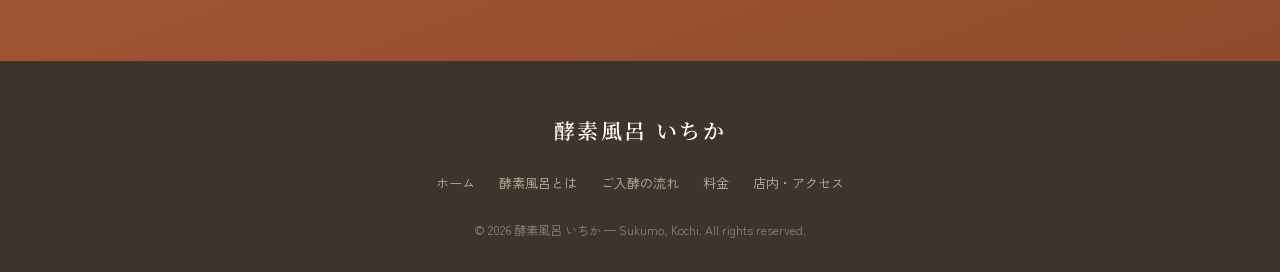
<file: price.html>
<!DOCTYPE html>
<html lang="ja">
<head>
<meta charset="UTF-8" />
<meta name="viewport" content="width=device-width, initial-scale=1.0" />
<title>料金｜酵素風呂 いちか（高知県宿毛市）</title>
<meta name="description" content="酵素風呂いちかの料金のご案内。1回¥4,500、お得な回数券（3回・5回・10回）もご用意。下着セット込み・手ぶらでOK。" />
<link rel="preconnect" href="https://fonts.googleapis.com" />
<link rel="preconnect" href="https://fonts.gstatic.com" crossorigin />
<link href="https://fonts.googleapis.com/css2?family=Noto+Serif+JP:wght@400;500;600&family=Zen+Kaku+Gothic+New:wght@400;500;700&display=swap" rel="stylesheet" />
<link rel="stylesheet" href="style.css" />
</head>
<body>

<header>
  <div class="wrap nav">
    <a href="index.html" class="logo">酵素風呂 いちか<small>ICHIKA ENZYME BATH</small></a>
    <div class="nav-right">
      <nav class="nav-links">
        <a href="index.html">ホーム</a>
        <a href="about.html">酵素風呂とは</a>
        <a href="flow.html">ご入酵の流れ</a>
        <a href="price.html" class="active">料金</a>
        <a href="access.html">店内・アクセス</a>
      </nav>
      <span class="resv-badge">完全予約制</span>
      <a href="#contact" class="btn">ご予約</a>
      <button class="menu-btn" aria-label="メニューを開く" aria-expanded="false">☰</button>
    </div>
  </div>
</header>

<div class="page-head">
  <p class="en">PRICE</p>
  <h1>料金のご案内</h1>
  <p>下着セット（ショーツ・キャップ 他）込み。手ぶらでお越しいただけます。</p>
</div>

<section class="block price">
  <div class="wrap">
    <p class="label">MENU &amp; CHARGE</p>
    <h2 class="head">メニュー</h2>
    <p class="lead">続けるほどお得な回数券をご用意しています。</p>
    <div class="price-grid">
      <div class="pcard">
        <span class="tag">1回の入浴</span>
        <h3>単回</h3>
        <div class="amount">¥4,500<small>／回</small></div>
        <p>まずは体験に。</p>
      </div>
      <div class="pcard">
        <span class="tag">3回回数券</span>
        <h3>3回入浴</h3>
        <div class="amount">¥13,200<small>／3回</small></div>
        <p>1回あたり ¥4,400</p>
      </div>
      <div class="pcard">
        <span class="tag">5回回数券</span>
        <h3>5回入浴</h3>
        <div class="amount">¥21,000<small>／5回</small></div>
        <p>1回あたり ¥4,200</p>
      </div>
      <div class="pcard feature">
        <span class="tag">いちばんお得</span>
        <h3>10回入浴</h3>
        <div class="amount">¥40,000<small>／10回</small></div>
        <p>1回あたり ¥4,000</p>
      </div>
    </div>
    <p class="note">シャンプー・コンディショナー販売あり ／ 下着セット（ショーツ・キャップ 他）込み</p>
  </div>
</section>

<section class="block cta" id="contact">
  <div class="wrap">
    <h2>はじめての一歩を、<br>ぬくもりの中で。</h2>
    <p>ご予約・ご相談はお気軽にどうぞ。あなたの「ととのう時間」を、心よりお待ちしています。</p>
    <a href="tel:08063879599" class="btn">お電話でご予約</a>
    <div class="tel">ご予約・お問い合わせ<strong><a href="tel:08063879599" style="color:#fff">080-6387-9599</a></strong></div>
  </div>
</section>

<footer>
  <div class="wrap">
    <div class="logo">酵素風呂 いちか</div>
    <div class="fnav">
      <a href="index.html">ホーム</a>
      <a href="about.html">酵素風呂とは</a>
      <a href="flow.html">ご入酵の流れ</a>
      <a href="price.html">料金</a>
      <a href="access.html">店内・アクセス</a>
    </div>
    <p class="copy">© 2026 酵素風呂 いちか — Sukumo, Kochi. All rights reserved.</p>
  </div>
</footer>

<script src="script.js"></script>

</body>
</html>
</file>
<file: style.css>
:root{
  --cream:#FAF5EE;
  --cream-2:#F1E7D9;
  --clay:#B5613A;
  --clay-dark:#8E4A2B;
  --brown:#3E342B;
  --brown-soft:#6B5D4F;
  --sage:#8A9A7B;
  --gold:#C9A75A;
  --line:#E3D6C4;
}
*{margin:0;padding:0;box-sizing:border-box}
html{scroll-behavior:smooth}
body{
  font-family:"Zen Kaku Gothic New",sans-serif;
  color:var(--brown);
  background:var(--cream);
  line-height:1.9;
  font-size:16px;
  -webkit-font-smoothing:antialiased;
}
h1,h2,h3,.serif{font-family:"Noto Serif JP",serif;font-weight:500;letter-spacing:.04em}
img{max-width:100%;display:block}
a{color:inherit;text-decoration:none}
.wrap{max-width:1080px;margin:0 auto;padding:0 24px}
.accent{color:var(--clay)}

/* header */
header{position:fixed;top:0;left:0;right:0;z-index:50;
  background:rgba(250,245,238,.92);backdrop-filter:blur(8px);
  border-bottom:1px solid var(--line)}
.nav{display:flex;align-items:center;justify-content:space-between;height:68px}
.logo{font-family:"Noto Serif JP",serif;font-size:21px;font-weight:600;letter-spacing:.12em;white-space:nowrap}
.logo small{display:block;font-size:10px;letter-spacing:.3em;color:var(--brown-soft);font-family:"Zen Kaku Gothic New"}
.nav-right{display:flex;align-items:center;gap:20px}
.nav-links{display:flex;gap:26px;align-items:center;font-size:14px}
.nav-links a{color:var(--brown-soft);transition:color .2s}
.nav-links a:hover,.nav-links a.active{color:var(--clay)}
.resv-badge{font-size:12px;letter-spacing:.12em;color:var(--clay-dark);
  border:1px solid var(--clay);border-radius:999px;padding:5px 14px;white-space:nowrap;
  background:rgba(255,255,255,.4)}
.menu-btn{display:none;background:transparent;border:1px solid var(--line);border-radius:8px;
  width:38px;height:38px;font-size:19px;color:var(--clay-dark);
  align-items:center;justify-content:center;cursor:pointer;flex-shrink:0}
.btn{display:inline-block;background:var(--clay);color:#fff;padding:11px 26px;border-radius:999px;
  font-size:14px;font-weight:500;letter-spacing:.06em;transition:.25s;border:1px solid var(--clay);white-space:nowrap}
.btn:hover{background:var(--clay-dark);border-color:var(--clay-dark)}
.btn-outline{background:transparent;color:var(--clay)}
.btn-outline:hover{background:var(--clay);color:#fff}

/* hero (home) */
.hero{position:relative;min-height:88vh;display:flex;align-items:center;
  background:
    linear-gradient(100deg, rgba(250,243,232,.95) 0%, rgba(248,238,222,.85) 45%, rgba(240,222,196,.55) 100%),
    url(images/exterior.jpg) center/cover no-repeat;
  overflow:hidden;padding-top:68px}
.hero::after{content:"";position:absolute;right:-120px;bottom:-120px;width:520px;height:520px;
  border-radius:50%;background:radial-gradient(circle,rgba(181,97,58,.16),transparent 70%)}
.hero-inner{position:relative;z-index:2;max-width:660px}
.hero .eyebrow{display:inline-block;font-size:13px;letter-spacing:.28em;color:var(--clay-dark);
  border:1px solid var(--clay);border-radius:999px;padding:7px 20px;margin-bottom:28px;background:rgba(255,255,255,.4)}
.hero h1{font-size:clamp(34px,6vw,58px);line-height:1.5;font-weight:600;margin-bottom:26px}
.hero h1 .sm{font-size:.55em;display:block;color:var(--brown-soft);font-weight:400;letter-spacing:.1em;margin-top:14px}
.hero p{font-size:17px;color:var(--brown-soft);max-width:520px;margin-bottom:40px}
.hero-cta{display:flex;gap:16px;flex-wrap:wrap}
.hero .place{margin-top:38px;font-size:13px;letter-spacing:.18em;color:var(--brown-soft)}

/* page head (subpages) */
.page-head{padding:150px 0 66px;text-align:center;
  background:
    linear-gradient(100deg, rgba(250,243,232,.95) 0%, rgba(248,238,222,.85) 45%, rgba(240,222,196,.6) 100%),
    url(images/exterior.jpg) center/cover no-repeat}
.page-head .en{font-size:12px;letter-spacing:.32em;color:var(--clay);margin-bottom:10px}
.page-head h1{font-size:clamp(28px,5vw,42px);font-weight:600;line-height:1.5}
.page-head p{margin-top:14px;font-size:14.5px;color:var(--brown-soft)}

/* section base */
section.block{padding:100px 0}
.label{text-align:center;font-size:13px;letter-spacing:.32em;color:var(--clay);margin-bottom:14px}
.head{text-align:center;font-size:clamp(26px,4vw,38px);margin-bottom:18px;line-height:1.6}
.lead{text-align:center;color:var(--brown-soft);max-width:640px;margin:0 auto 64px;font-size:15.5px}
.more-link{display:inline-block;margin-top:26px;color:var(--clay);font-size:14px;
  border-bottom:1px solid var(--clay);padding-bottom:2px}

/* about */
.about{background:var(--cream)}
.about-grid{display:grid;grid-template-columns:1.05fr .95fr;gap:64px;align-items:center}
.about-visual{aspect-ratio:4/3;border-radius:20px;position:relative;overflow:hidden;
  box-shadow:0 30px 60px -30px rgba(142,74,43,.5)}
.about-visual img{width:100%;height:100%;object-fit:cover;display:block}
.about h2{font-size:30px;line-height:1.7;margin-bottom:24px}
.about p{color:var(--brown-soft);margin-bottom:18px}

/* effects */
.effects{background:var(--cream-2)}
.eff-grid{display:grid;grid-template-columns:repeat(auto-fit,minmax(220px,1fr));gap:24px}
.eff-card{background:var(--cream);border-radius:16px;padding:38px 28px;text-align:center;
  border:1px solid var(--line);transition:.3s}
.eff-card:hover{transform:translateY(-6px);box-shadow:0 24px 40px -28px rgba(62,52,43,.4)}
.eff-ic{width:64px;height:64px;border-radius:50%;margin:0 auto 22px;display:flex;align-items:center;
  justify-content:center;font-size:28px;background:rgba(181,97,58,.1);color:var(--clay)}
.eff-card h3{font-size:19px;margin-bottom:12px}
.eff-card p{font-size:14px;color:var(--brown-soft)}

/* commitment */
.commit-grid{display:grid;grid-template-columns:repeat(auto-fit,minmax(260px,1fr));gap:30px}
.commit{padding:8px}
.commit .num{font-family:"Noto Serif JP";font-size:15px;letter-spacing:.3em;color:var(--gold);margin-bottom:16px}
.commit h3{font-size:21px;margin-bottom:14px;line-height:1.6}
.commit p{font-size:14.5px;color:var(--brown-soft)}
.commit-line{width:36px;height:2px;background:var(--clay);margin-bottom:20px}

/* facility gallery */
.gal-grid{display:grid;grid-template-columns:repeat(auto-fit,minmax(230px,1fr));gap:18px}
.gal{border-radius:14px;overflow:hidden;background:var(--cream);border:1px solid var(--line)}
.gal img{width:100%;aspect-ratio:4/3;object-fit:cover;display:block}
.gal p{font-size:13px;color:var(--brown-soft);padding:10px 14px;text-align:center}

/* price */
.price{background:linear-gradient(165deg,#473A2E,#2E251C);color:#F3E9DA}
.price .label{color:var(--gold)}
.price .head{color:#fff}
.price .lead{color:rgba(243,233,218,.7)}
.price-grid{display:grid;grid-template-columns:repeat(auto-fit,minmax(195px,1fr));gap:20px;max-width:920px;margin:0 auto}
.pcard{background:rgba(255,255,255,.05);border:1px solid rgba(201,167,90,.3);border-radius:16px;
  padding:18px 22px;text-align:center}
.pcard.feature{background:rgba(201,167,90,.12);border-color:var(--gold)}
.pcard .tag{font-size:12px;letter-spacing:.2em;color:var(--gold)}
.pcard h3{color:#fff;font-size:16px;margin:5px 0 6px}
.pcard .amount{font-size:30px;font-family:"Noto Serif JP";color:#fff}
.pcard .amount small{font-size:13px;color:rgba(243,233,218,.7)}
.pcard p{font-size:12.5px;color:rgba(243,233,218,.65);margin-top:6px}
.price .note{text-align:center;margin-top:40px;font-size:13px;color:rgba(243,233,218,.55)}

/* flow */
.flow-grid{display:grid;grid-template-columns:repeat(auto-fit,minmax(180px,1fr));gap:20px}
.step{text-align:center;padding:10px}
.step .circle{width:62px;height:62px;border-radius:50%;background:var(--clay);color:#fff;
  display:flex;align-items:center;justify-content:center;font-family:"Noto Serif JP";font-size:22px;
  margin:0 auto 20px}
.step h3{font-size:17px;margin-bottom:10px}
.step p{font-size:13.5px;color:var(--brown-soft)}

/* voice */
.voice{background:var(--cream-2)}
.v-grid{display:grid;grid-template-columns:repeat(auto-fit,minmax(280px,1fr));gap:24px}
.v-card{background:var(--cream);border-radius:16px;padding:34px;border:1px solid var(--line)}
.v-card .stars{color:var(--gold);letter-spacing:.2em;margin-bottom:16px}
.v-card p{font-size:14.5px;color:var(--brown-soft);margin-bottom:18px}
.v-card .who{font-size:13px;color:var(--brown);font-weight:500}

/* faq */
.faq-list{max-width:760px;margin:0 auto}
.faq{border-bottom:1px solid var(--line);padding:26px 6px}
.faq:first-child{border-top:1px solid var(--line)}
.faq .q{display:flex;gap:14px;align-items:baseline;font-size:16.5px;font-weight:500;
  font-family:"Noto Serif JP",serif;letter-spacing:.04em}
.faq .q::before{content:"Q";color:var(--clay);font-size:18px;font-family:"Noto Serif JP"}
.faq .a{display:flex;gap:14px;align-items:baseline;margin-top:12px;font-size:14.5px;
  color:var(--brown-soft)}
.faq .a::before{content:"A";color:var(--gold);font-size:16px;font-family:"Noto Serif JP";font-weight:500}

/* info */
.info-grid{display:grid;grid-template-columns:1fr 1fr;gap:56px;align-items:center}
.info dl{display:grid;grid-template-columns:90px 1fr;row-gap:18px;font-size:15px}
.info dt{color:var(--clay);font-weight:500}
.info dd{color:var(--brown-soft)}
.map{aspect-ratio:4/3;border-radius:20px;width:100%;border:0;display:block}

/* cta */
.cta{background:
    radial-gradient(100% 120% at 50% 0%, rgba(201,167,90,.25), transparent 60%),
    linear-gradient(160deg,#B5613A,#8E4A2B);
  color:#fff;text-align:center}
.cta h2{font-size:clamp(26px,4vw,40px);margin-bottom:20px;line-height:1.6}
.cta p{color:rgba(255,255,255,.85);max-width:520px;margin:0 auto 40px}
.cta .btn{background:#fff;color:var(--clay);border-color:#fff;font-size:16px;padding:15px 44px}
.cta .btn:hover{background:var(--cream)}
.cta .tel{margin-top:28px;font-size:14px;letter-spacing:.1em;color:rgba(255,255,255,.85)}
.cta .tel strong{font-family:"Noto Serif JP";font-size:26px;display:block;margin-top:6px;letter-spacing:.08em}

/* footer */
footer{background:var(--brown);color:rgba(243,233,218,.7);padding:50px 0 30px;text-align:center}
footer .logo{color:#fff;margin-bottom:16px}
footer .fnav{display:flex;gap:24px;justify-content:center;flex-wrap:wrap;font-size:13px;margin:20px 0}
footer .fnav a{color:rgba(243,233,218,.7)}
footer .copy{font-size:12px;color:rgba(243,233,218,.45);margin-top:24px}

@media(max-width:860px){
  .menu-btn{display:flex}
  .nav-links{display:none;position:absolute;top:68px;left:0;right:0;
    background:rgba(250,245,238,.98);backdrop-filter:blur(8px);
    flex-direction:column;align-items:stretch;gap:0;
    border-bottom:1px solid var(--line);text-align:center}
  .nav-links.open{display:flex}
  .nav-links a{padding:15px 24px;border-top:1px solid var(--line);font-size:15px;color:var(--brown)}
  .nav-right{gap:10px}
  .resv-badge{font-size:11px;padding:4px 11px;letter-spacing:.08em}
  .btn{padding:9px 18px;font-size:13px}
  .about-grid,.info-grid{grid-template-columns:1fr;gap:40px}
  section.block{padding:80px 0}
  .hero{min-height:auto;padding:130px 0 90px}
  .page-head{padding:120px 0 50px}
}
@media(max-width:460px){
  .wrap{padding:0 16px}
  .nav{height:60px}
  .nav-links{top:60px}
  .menu-btn{width:34px;height:34px;font-size:17px}
  .logo{font-size:15.5px;letter-spacing:.02em}
  .logo small{font-size:9px;letter-spacing:.18em}
  .nav-right{gap:7px}
  .resv-badge{font-size:10px;padding:4px 8px;letter-spacing:0}
  .btn{padding:7px 13px;font-size:12px;letter-spacing:.02em}
  .hero{padding:110px 0 80px}
  .page-head{padding:100px 0 44px}
}
@media(max-width:400px){
  .resv-badge{display:none}
}
</file>
